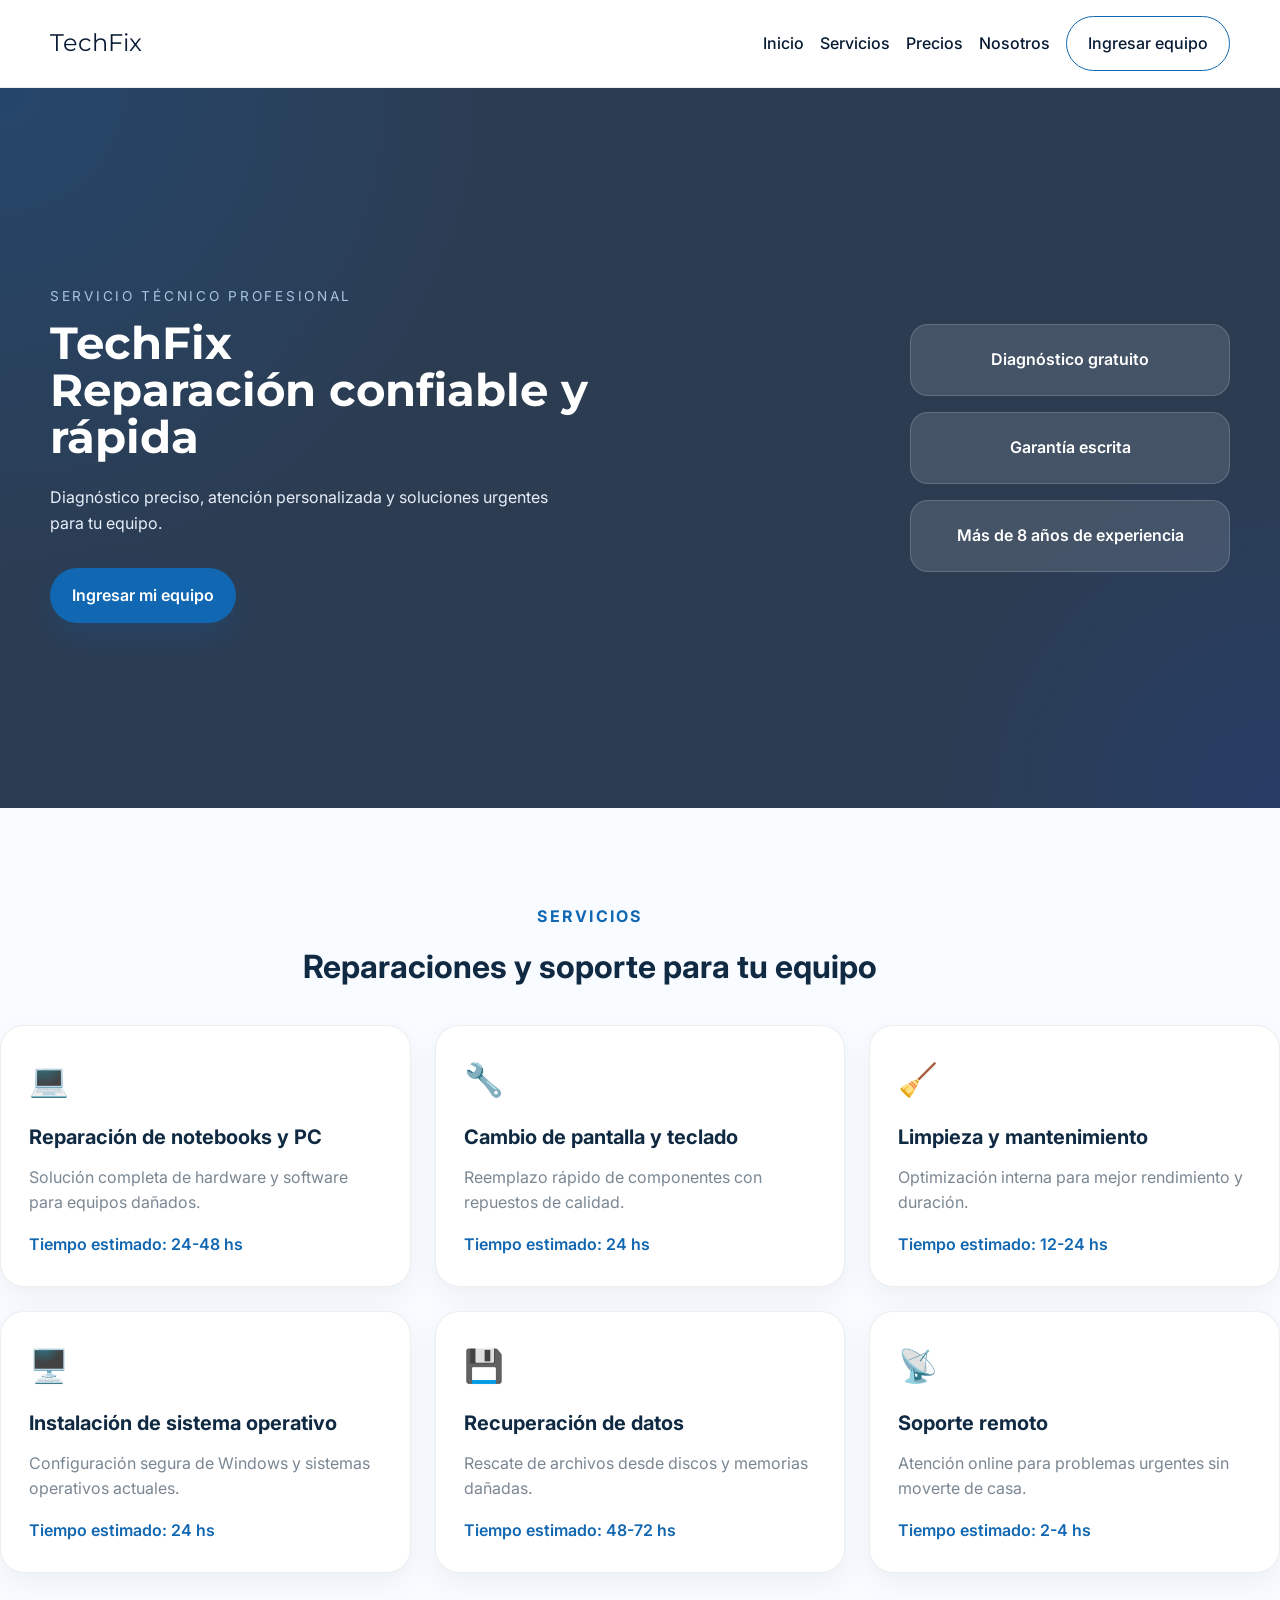
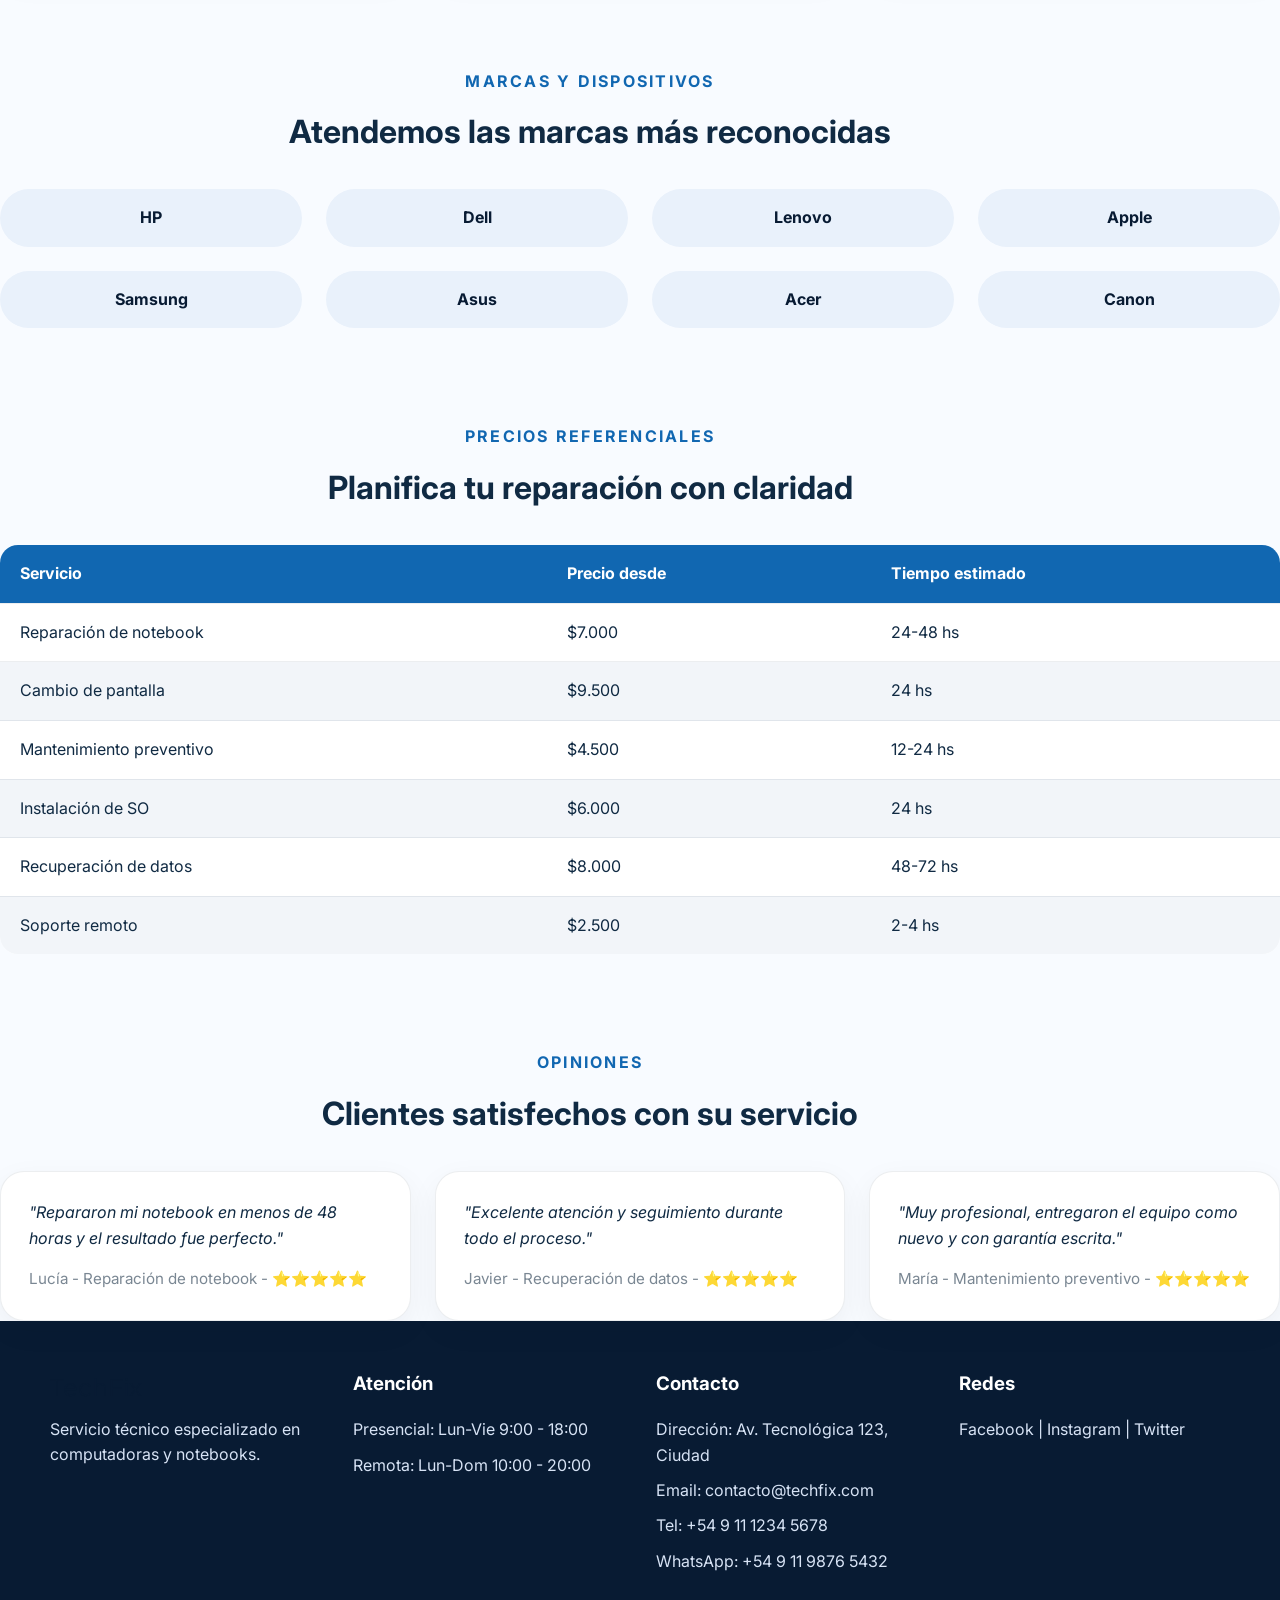
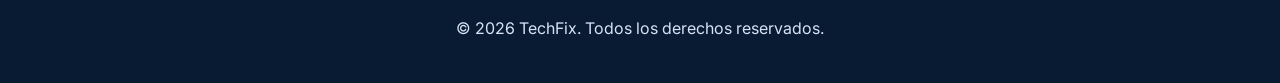
<file: index.html>
﻿<!DOCTYPE html>
<html lang="es">
<head>
  <meta charset="UTF-8">
  <meta name="viewport" content="width=device-width, initial-scale=1.0">
  <title>TechFix | Servicio Técnico</title>
  <link rel="preconnect" href="https://fonts.googleapis.com">
  <link rel="preconnect" href="https://fonts.gstatic.com" crossorigin>
  <link href="https://fonts.googleapis.com/css2?family=Inter:wght@400;500;600;700&family=Montserrat:wght@600;700&display=swap" rel="stylesheet">
  <link rel="stylesheet" href="style.css">
</head>
<body>
  <header class="site-header">
    <div class="container header-inner">
      <a href="#" class="brand">TechFix</a>
      <nav class="main-nav">
        <a href="#inicio">Inicio</a>
        <a href="#servicios">Servicios</a>
        <a href="#precios">Precios</a>
        <a href="#marcas">Nosotros</a>
        <a href="ingreso.html" class="button-outline">Ingresar equipo</a>
      </nav>
    </div>
  </header>

  <main>
    <section class="hero" id="inicio">
      <div class="hero-overlay"></div>
      <div class="container hero-content">
        <div class="hero-copy">
          <p class="eyebrow">Servicio técnico profesional</p>
          <h1>TechFix<br>Reparación confiable y rápida</h1>
          <p class="hero-text">Diagnóstico preciso, atención personalizada y soluciones urgentes para tu equipo.</p>
          <a href="ingreso.html" class="button-primary">Ingresar mi equipo</a>
        </div>
        <div class="hero-highlights">
          <div class="highlight-card">
            <span>Diagnóstico gratuito</span>
          </div>
          <div class="highlight-card">
            <span>Garantía escrita</span>
          </div>
          <div class="highlight-card">
            <span>Más de 8 años de experiencia</span>
          </div>
        </div>
      </div>
    </section>

    <section class="services" id="servicios">
      <div class="container section-header">
        <p class="section-label">Servicios</p>
        <h2>Reparaciones y soporte para tu equipo</h2>
      </div>
      <div class="services-grid">
        <article class="service-card">
          <div class="service-icon">💻</div>
          <h3>Reparación de notebooks y PC</h3>
          <p>Solución completa de hardware y software para equipos dañados.</p>
          <span>Tiempo estimado: 24-48 hs</span>
        </article>
        <article class="service-card">
          <div class="service-icon">🔧</div>
          <h3>Cambio de pantalla y teclado</h3>
          <p>Reemplazo rápido de componentes con repuestos de calidad.</p>
          <span>Tiempo estimado: 24 hs</span>
        </article>
        <article class="service-card">
          <div class="service-icon">🧹</div>
          <h3>Limpieza y mantenimiento</h3>
          <p>Optimización interna para mejor rendimiento y duración.</p>
          <span>Tiempo estimado: 12-24 hs</span>
        </article>
        <article class="service-card">
          <div class="service-icon">🖥️</div>
          <h3>Instalación de sistema operativo</h3>
          <p>Configuración segura de Windows y sistemas operativos actuales.</p>
          <span>Tiempo estimado: 24 hs</span>
        </article>
        <article class="service-card">
          <div class="service-icon">💾</div>
          <h3>Recuperación de datos</h3>
          <p>Rescate de archivos desde discos y memorias dañadas.</p>
          <span>Tiempo estimado: 48-72 hs</span>
        </article>
        <article class="service-card">
          <div class="service-icon">📡</div>
          <h3>Soporte remoto</h3>
          <p>Atención online para problemas urgentes sin moverte de casa.</p>
          <span>Tiempo estimado: 2-4 hs</span>
        </article>
      </div>
    </section>

    <section class="brands" id="marcas">
      <div class="container section-header">
        <p class="section-label">Marcas y dispositivos</p>
        <h2>Atendemos las marcas más reconocidas</h2>
      </div>
      <div class="brand-grid">
        <div class="brand-chip">HP</div>
        <div class="brand-chip">Dell</div>
        <div class="brand-chip">Lenovo</div>
        <div class="brand-chip">Apple</div>
        <div class="brand-chip">Samsung</div>
        <div class="brand-chip">Asus</div>
        <div class="brand-chip">Acer</div>
        <div class="brand-chip">Canon</div>
      </div>
    </section>

    <section class="pricing" id="precios">
      <div class="container section-header">
        <p class="section-label">Precios referenciales</p>
        <h2>Planifica tu reparación con claridad</h2>
      </div>
      <div class="table-wrapper">
        <table>
          <thead>
            <tr>
              <th>Servicio</th>
              <th>Precio desde</th>
              <th>Tiempo estimado</th>
            </tr>
          </thead>
          <tbody>
            <tr>
              <td>Reparación de notebook</td>
              <td>$7.000</td>
              <td>24-48 hs</td>
            </tr>
            <tr>
              <td>Cambio de pantalla</td>
              <td>$9.500</td>
              <td>24 hs</td>
            </tr>
            <tr>
              <td>Mantenimiento preventivo</td>
              <td>$4.500</td>
              <td>12-24 hs</td>
            </tr>
            <tr>
              <td>Instalación de SO</td>
              <td>$6.000</td>
              <td>24 hs</td>
            </tr>
            <tr>
              <td>Recuperación de datos</td>
              <td>$8.000</td>
              <td>48-72 hs</td>
            </tr>
            <tr>
              <td>Soporte remoto</td>
              <td>$2.500</td>
              <td>2-4 hs</td>
            </tr>
          </tbody>
        </table>
      </div>
    </section>

    <section class="testimonials">
      <div class="container section-header">
        <p class="section-label">Opiniones</p>
        <h2>Clientes satisfechos con su servicio</h2>
      </div>
      <div class="testimonial-grid">
        <article class="testimonial-card">
          <p class="quote">"Repararon mi notebook en menos de 48 horas y el resultado fue perfecto."</p>
          <span class="testimonial-meta">Lucía - Reparación de notebook - ⭐⭐⭐⭐⭐</span>
        </article>
        <article class="testimonial-card">
          <p class="quote">"Excelente atención y seguimiento durante todo el proceso."</p>
          <span class="testimonial-meta">Javier - Recuperación de datos - ⭐⭐⭐⭐⭐</span>
        </article>
        <article class="testimonial-card">
          <p class="quote">"Muy profesional, entregaron el equipo como nuevo y con garantía escrita."</p>
          <span class="testimonial-meta">María - Mantenimiento preventivo - ⭐⭐⭐⭐⭐</span>
        </article>
      </div>
    </section>
  </main>

  <footer class="site-footer">
    <div class="container footer-grid">
      <div>
        <a href="#" class="brand footer-brand">TechFix</a>
        <p>Servicio técnico especializado en computadoras y notebooks.</p>
      </div>
      <div>
        <h3>Atención</h3>
        <p>Presencial: Lun-Vie 9:00 - 18:00</p>
        <p>Remota: Lun-Dom 10:00 - 20:00</p>
      </div>
      <div>
        <h3>Contacto</h3>
        <p>Dirección: Av. Tecnológica 123, Ciudad</p>
        <p>Email: contacto@techfix.com</p>
        <p>Tel: +54 9 11 1234 5678</p>
        <p>WhatsApp: +54 9 11 9876 5432</p>
      </div>
      <div>
        <h3>Redes</h3>
        <p>Facebook | Instagram | Twitter</p>
      </div>
    </div>
    <div class="footer-copy">
      <p>© 2026 TechFix. Todos los derechos reservados.</p>
    </div>
  </footer>
</body>
</html>
</file>
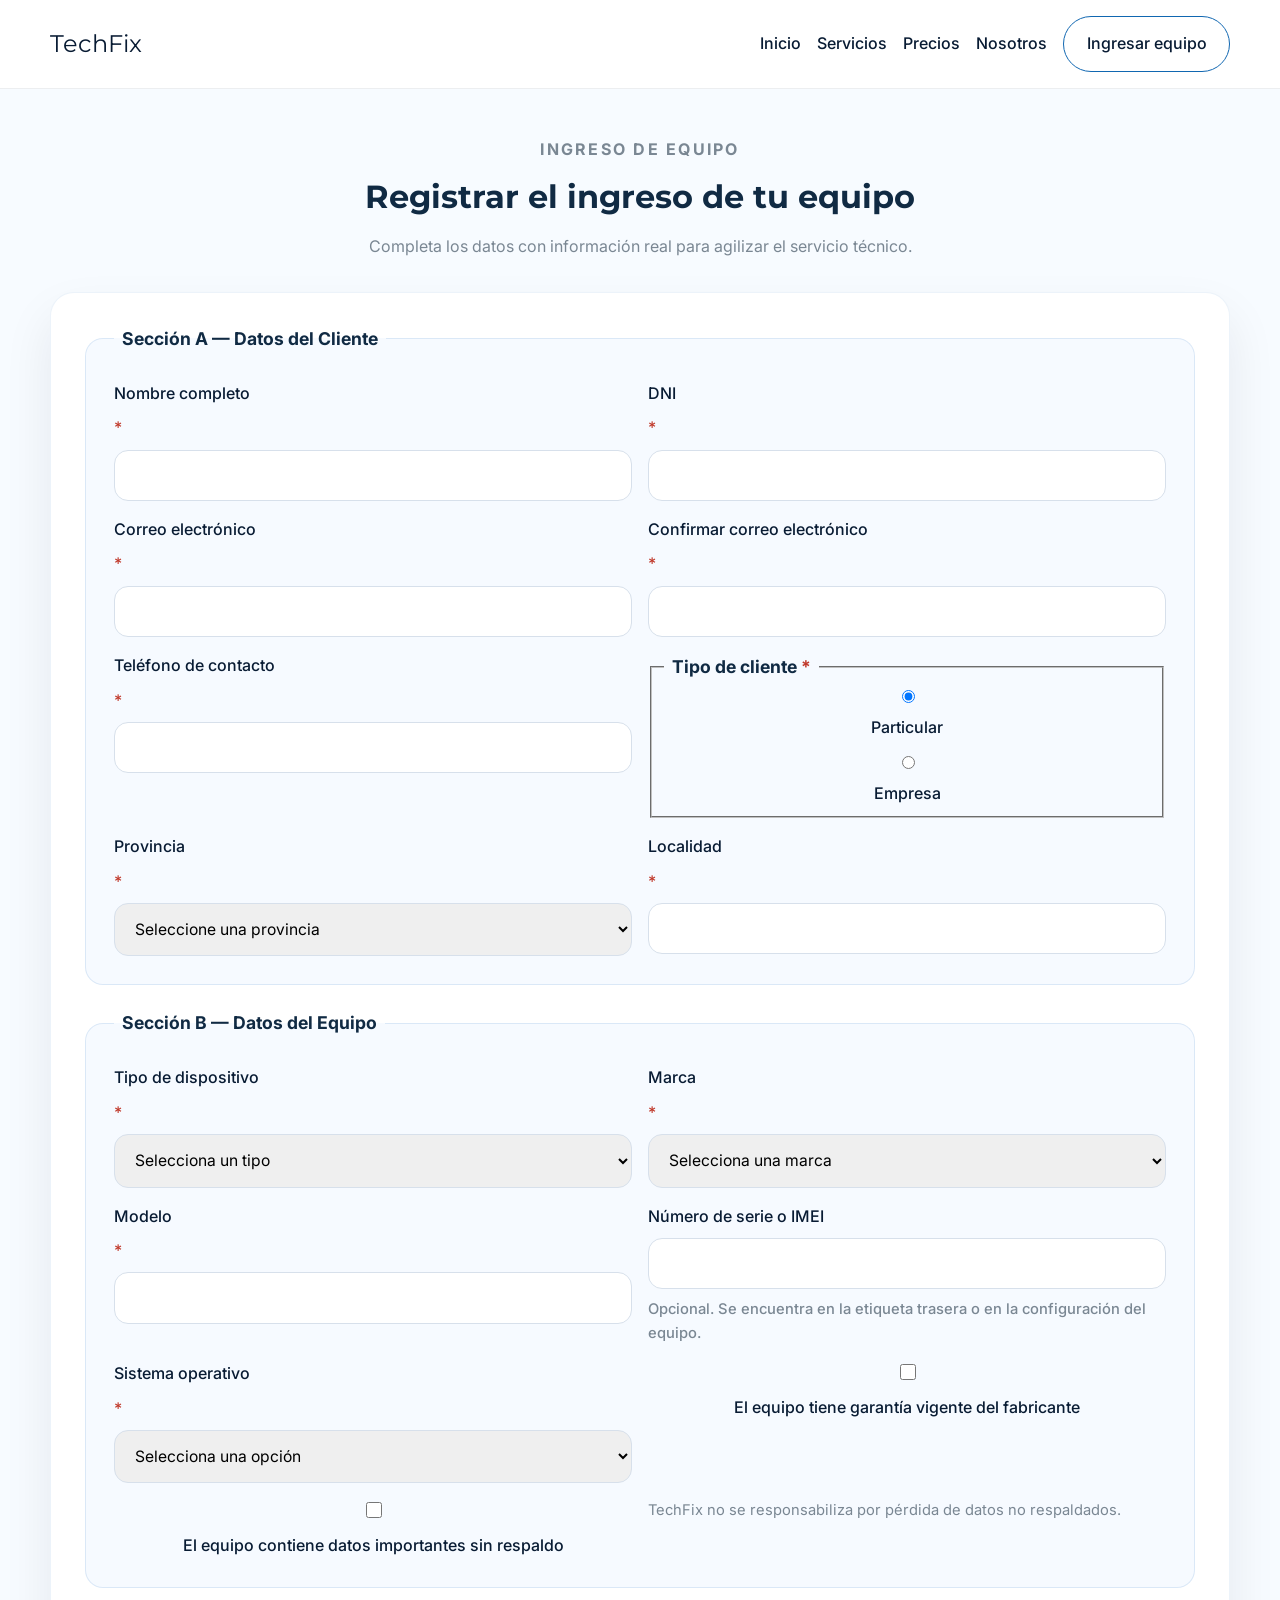
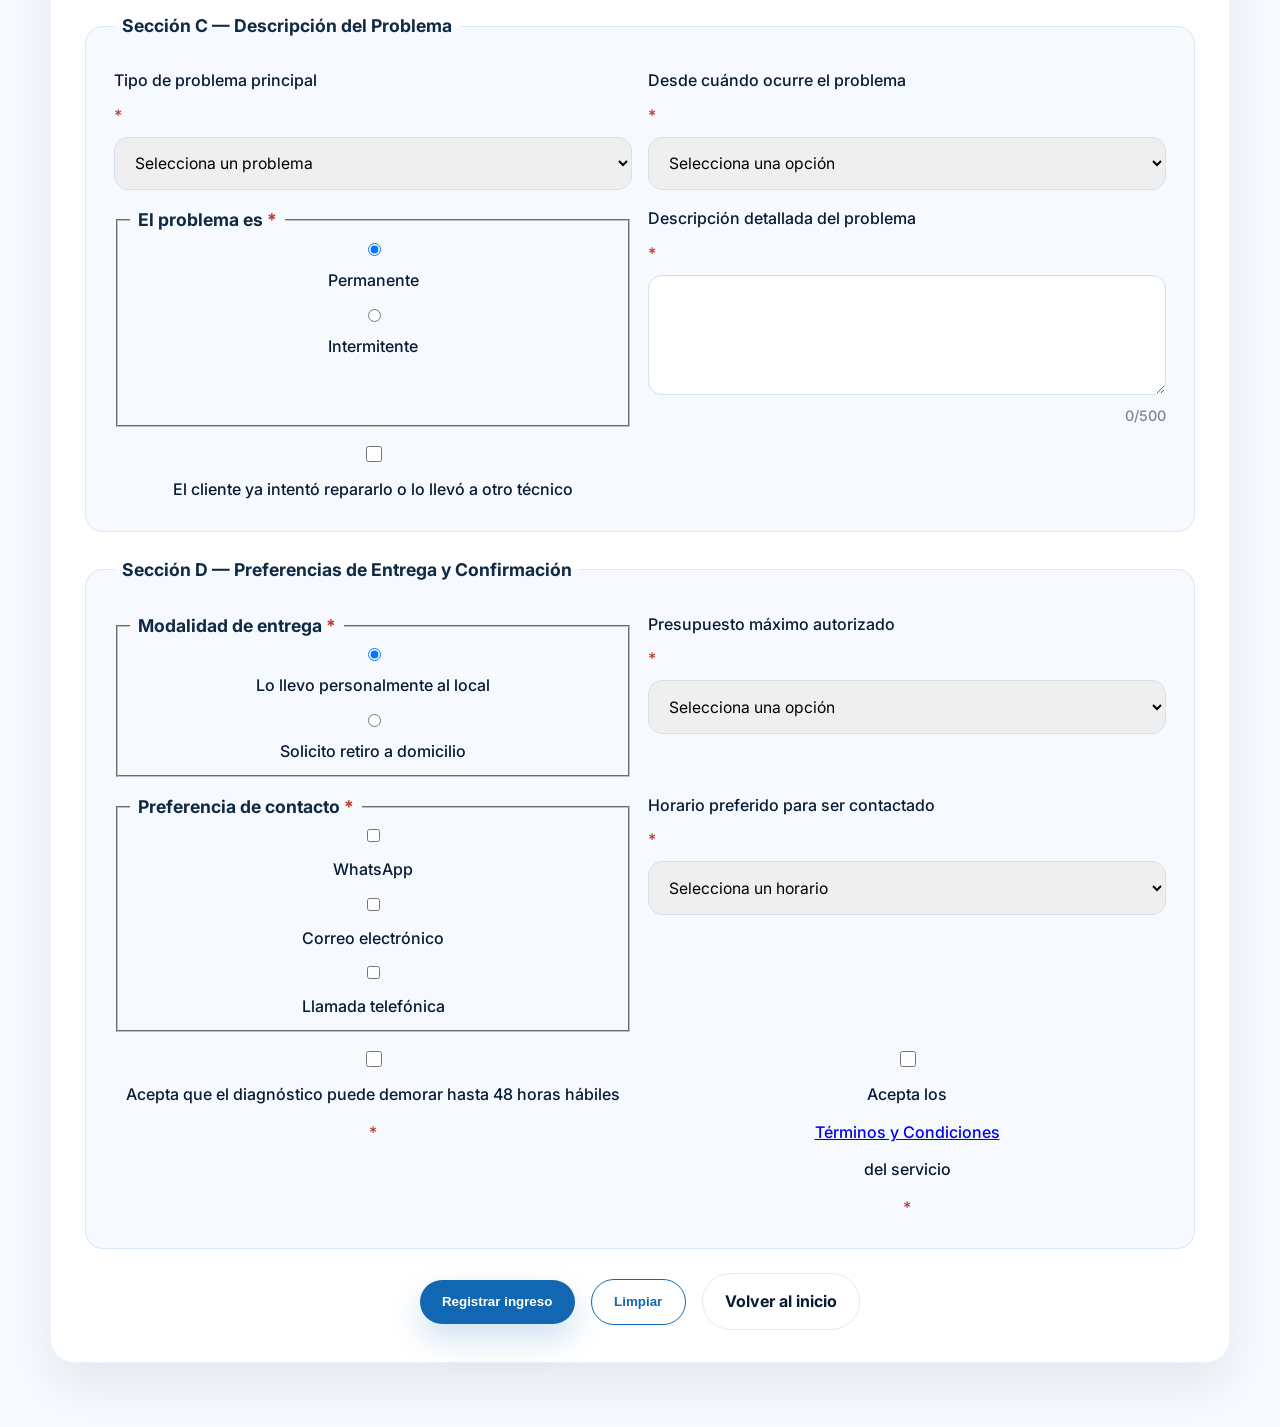
<file: ingreso.html>
<!DOCTYPE html>
<html lang="es">
<head>
  <meta charset="UTF-8">
  <meta name="viewport" content="width=device-width, initial-scale=1.0">
  <title>TechFix | Ingreso de Equipo</title>
  <link rel="preconnect" href="https://fonts.googleapis.com">
  <link rel="preconnect" href="https://fonts.gstatic.com" crossorigin>
  <link href="https://fonts.googleapis.com/css2?family=Inter:wght@400;500;600;700&family=Montserrat:wght@600;700&display=swap" rel="stylesheet">
  <link rel="stylesheet" href="style.css">
  <link rel="stylesheet" href="ingreso.css">
</head>
<body>
  <header class="site-header">
    <div class="container header-inner">
      <a href="index.html" class="brand">TechFix</a>
      <nav class="main-nav">
        <a href="index.html">Inicio</a>
        <a href="index.html#servicios">Servicios</a>
        <a href="index.html#precios">Precios</a>
        <a href="index.html#marcas">Nosotros</a>
        <a href="ingreso.html" class="button-outline">Ingresar equipo</a>
      </nav>
    </div>
  </header>

  <main>
    <section class="form-page">
      <div class="container">
        <div class="form-header">
          <p class="section-label">Ingreso de equipo</p>
          <h1>Registrar el ingreso de tu equipo</h1>
          <p>Completa los datos con información real para agilizar el servicio técnico.</p>
        </div>

        <div id="validation-summary" class="validation-summary hidden" role="status" aria-live="polite"></div>

        <form id="ingreso-form" class="card form-card" novalidate>
          <fieldset class="form-section">
            <legend>Sección A — Datos del Cliente</legend>
            <div class="form-grid">
              <label for="nombre">Nombre completo <span class="required">*</span>
                <input type="text" id="nombre" name="nombre" required>
              </label>
              <label for="dni">DNI <span class="required">*</span>
                <input type="text" id="dni" name="dni" required>
              </label>
              <label for="email">Correo electrónico <span class="required">*</span>
                <input type="email" id="email" name="email" required>
              </label>
              <label for="email-confirm">Confirmar correo electrónico <span class="required">*</span>
                <input type="email" id="email-confirm" name="email-confirm" required>
              </label>
              <label for="telefono">Teléfono de contacto <span class="required">*</span>
                <input type="tel" id="telefono" name="telefono" required>
              </label>
              <fieldset class="field-group radios">
                <legend>Tipo de cliente <span class="required">*</span></legend>
                <label for="tipo-cliente-particular"><input type="radio" id="tipo-cliente-particular" name="tipo-cliente" value="Particular" checked> Particular</label>
                <label for="tipo-cliente-empresa"><input type="radio" id="tipo-cliente-empresa" name="tipo-cliente" value="Empresa"> Empresa</label>
              </fieldset>
              <div id="empresa-fields" class="conditional-field hidden">
                <label for="empresa">Nombre de la empresa
                  <input type="text" id="empresa" name="empresa">
                </label>
                <label for="cuit">CUIT
                  <input type="text" id="cuit" name="cuit">
                </label>
              </div>
              <label for="provincia">Provincia <span class="required">*</span>
                <select id="provincia" name="provincia" required>
                  <option value="">Seleccione una provincia</option>
                  <option>Buenos Aires</option>
                  <option>Catamarca</option>
                  <option>Chaco</option>
                  <option>Chubut</option>
                  <option>Córdoba</option>
                  <option>Corrientes</option>
                  <option>Entre Ríos</option>
                  <option>Formosa</option>
                  <option>Jujuy</option>
                  <option>La Pampa</option>
                  <option>La Rioja</option>
                  <option>Mendoza</option>
                  <option>Misiones</option>
                  <option>Neuquén</option>
                  <option>Río Negro</option>
                  <option>Salta</option>
                  <option>San Juan</option>
                  <option>San Luis</option>
                  <option>Santa Cruz</option>
                  <option>Santa Fe</option>
                  <option>Santiago del Estero</option>
                  <option>Tierra del Fuego</option>
                  <option>Tucumán</option>
                </select>
              </label>
              <label for="localidad">Localidad <span class="required">*</span>
                <input type="text" id="localidad" name="localidad" required>
              </label>
            </div>
          </fieldset>

          <fieldset class="form-section">
            <legend>Sección B — Datos del Equipo</legend>
            <div class="form-grid">
              <label for="tipo-equipo">Tipo de dispositivo <span class="required">*</span>
                <select id="tipo-equipo" name="tipo-equipo" required>
                  <option value="">Selecciona un tipo</option>
                  <option>Notebook</option>
                  <option>Computador de escritorio</option>
                  <option>Impresora</option>
                  <option>Tablet</option>
                  <option>Teléfono móvil</option>
                  <option>Otro</option>
                </select>
              </label>
              <div id="otro-equipo-field" class="conditional-field hidden">
                <label for="otro-equipo">Especificar otro dispositivo
                  <input type="text" id="otro-equipo" name="otro-equipo">
                </label>
              </div>
              <label for="marca">Marca <span class="required">*</span>
                <select id="marca" name="marca" required>
                  <option value="">Selecciona una marca</option>
                  <option>HP</option>
                  <option>Dell</option>
                  <option>Lenovo</option>
                  <option>Apple</option>
                  <option>Samsung</option>
                  <option>Asus</option>
                  <option>Acer</option>
                  <option>Canon</option>
                  <option>Otra</option>
                </select>
              </label>
              <div id="otra-marca-field" class="conditional-field hidden">
                <label for="otra-marca">Especificar otra marca
                  <input type="text" id="otra-marca" name="otra-marca">
                </label>
              </div>
              <label for="modelo">Modelo <span class="required">*</span>
                <input type="text" id="modelo" name="modelo" required>
              </label>
              <label for="serie">Número de serie o IMEI
                <input type="text" id="serie" name="serie">
                <span class="field-note">Opcional. Se encuentra en la etiqueta trasera o en la configuración del equipo.</span>
              </label>
              <label for="sistema-operativo">Sistema operativo <span class="required">*</span>
                <select id="sistema-operativo" name="sistema-operativo" required>
                  <option value="">Selecciona una opción</option>
                  <option>Windows 10</option>
                  <option>Windows 11</option>
                  <option>macOS</option>
                  <option>Linux</option>
                  <option>Android</option>
                  <option>iOS</option>
                  <option>No aplica / No sabe</option>
                </select>
              </label>
              <label class="checkbox-field">
                <input type="checkbox" id="garantia" name="garantia">
                El equipo tiene garantía vigente del fabricante
              </label>
              <div id="garantia-field" class="conditional-field hidden">
                <label for="orden-compra">Número de orden de compra o fecha de compra
                  <input type="text" id="orden-compra" name="orden-compra">
                </label>
              </div>
              <label class="checkbox-field">
                <input type="checkbox" id="datos-importantes" name="datos-importantes">
                El equipo contiene datos importantes sin respaldo
              </label>
              <p class="warning-note">TechFix no se responsabiliza por pérdida de datos no respaldados.</p>
            </div>
          </fieldset>

          <fieldset class="form-section">
            <legend>Sección C — Descripción del Problema</legend>
            <div class="form-grid">
              <label for="tipo-problema">Tipo de problema principal <span class="required">*</span>
                <select id="tipo-problema" name="tipo-problema" required>
                  <option value="">Selecciona un problema</option>
                  <option>No enciende</option>
                  <option>Pantalla dañada</option>
                  <option>Lentitud o rendimiento</option>
                  <option>Virus o malware</option>
                  <option>Problema de red o conectividad</option>
                  <option>Daño por líquido</option>
                  <option>Sonido</option>
                  <option>Otro</option>
                </select>
              </label>
              <label for="desde-cuando">Desde cuándo ocurre el problema <span class="required">*</span>
                <select id="desde-cuando" name="desde-cuando" required>
                  <option value="">Selecciona una opción</option>
                  <option>Hoy</option>
                  <option>Hace algunos días</option>
                  <option>Hace semanas</option>
                  <option>Hace meses</option>
                </select>
              </label>
              <fieldset class="field-group radios">
                <legend>El problema es <span class="required">*</span></legend>
                <label for="problema-permanente"><input type="radio" id="problema-permanente" name="problema-tipo" value="Permanente" checked> Permanente</label>
                <label for="problema-intermitente"><input type="radio" id="problema-intermitente" name="problema-tipo" value="Intermitente"> Intermitente</label>
              </fieldset>
              <label for="descripcion-problema">Descripción detallada del problema <span class="required">*</span>
                <textarea id="descripcion-problema" name="descripcion-problema" minlength="20" maxlength="500" required></textarea>
                <span class="char-counter"><span id="contador-problema">0</span>/500</span>
              </label>
              <label class="checkbox-field">
                <input type="checkbox" id="intento-reparar" name="intento-reparar">
                El cliente ya intentó repararlo o lo llevó a otro técnico
              </label>
              <div id="descripcion-anterior-field" class="conditional-field hidden">
                <label for="descripcion-anterior">Describe qué se hizo anteriormente (opcional)
                  <textarea id="descripcion-anterior" name="descripcion-anterior" maxlength="300"></textarea>
                  <span class="char-counter"><span id="contador-anterior">0</span>/300</span>
                </label>
              </div>
            </div>
          </fieldset>

          <fieldset class="form-section">
            <legend>Sección D — Preferencias de Entrega y Confirmación</legend>
            <div class="form-grid">
              <fieldset class="field-group radios">
                <legend>Modalidad de entrega <span class="required">*</span></legend>
                <label for="entrega-local"><input type="radio" id="entrega-local" name="entrega" value="Local" checked> Lo llevo personalmente al local</label>
                <label for="entrega-domicilio"><input type="radio" id="entrega-domicilio" name="entrega" value="Domicilio"> Solicito retiro a domicilio</label>
              </fieldset>
              <div id="direccion-domicilio-field" class="conditional-field hidden">
                <label for="direccion-domicilio">Dirección completa para retiro
                  <input type="text" id="direccion-domicilio" name="direccion-domicilio">
                </label>
              </div>
              <label for="presupuesto">Presupuesto máximo autorizado <span class="required">*</span>
                <select id="presupuesto" name="presupuesto" required>
                  <option value="">Selecciona una opción</option>
                  <option>Hasta $5.000</option>
                  <option>Hasta $15.000</option>
                  <option>Hasta $30.000</option>
                  <option>Sin límite</option>
                  <option>Necesito consultar antes de aprobar cualquier gasto</option>
                </select>
              </label>
              <fieldset class="field-group checkboxes">
                <legend>Preferencia de contacto <span class="required">*</span></legend>
                <label for="contacto-whatsapp"><input type="checkbox" id="contacto-whatsapp" name="contacto" value="WhatsApp"> WhatsApp</label>
                <label for="contacto-email"><input type="checkbox" id="contacto-email" name="contacto" value="Correo electronico"> Correo electrónico</label>
                <label for="contacto-llamada"><input type="checkbox" id="contacto-llamada" name="contacto" value="Llamada telefonica"> Llamada telefónica</label>
              </fieldset>
              <label for="horario">Horario preferido para ser contactado <span class="required">*</span>
                <select id="horario" name="horario" required>
                  <option value="">Selecciona un horario</option>
                  <option>Mañana 9 a 12</option>
                  <option>Tarde 12 a 17</option>
                  <option>Tarde-noche 17 a 20</option>
                  <option>Indistinto</option>
                </select>
              </label>
              <label class="checkbox-field">
                <input type="checkbox" id="acepta-diagnostico" name="acepta-diagnostico" required>
                Acepta que el diagnóstico puede demorar hasta 48 horas hábiles <span class="required">*</span>
              </label>
              <label class="checkbox-field">
                <input type="checkbox" id="acepta-terminos" name="acepta-terminos" required>
                Acepta los <a href="#" class="link">Términos y Condiciones</a> del servicio <span class="required">*</span>
              </label>
            </div>
          </fieldset>

            <div class="form-actions">
            <button type="submit" class="button-primary">Registrar ingreso</button>
            <button type="reset" class="button-outline">Limpiar</button>
            <a href="index.html" class="button-link">Volver al inicio</a>
          </div>
        </form>

        <section id="confirmation-section" class="confirmation-card hidden" aria-live="polite">
          <h2>Ingreso confirmado</h2>
          <p id="confirmation-message">Tu ingreso fue registrado correctamente.</p>
          <ul class="confirmation-list">
            <li><strong>Cliente:</strong> <span id="confirm-nombre"></span></li>
            <li><strong>Tipo de dispositivo:</strong> <span id="confirm-dispositivo"></span></li>
            <li><strong>Marca:</strong> <span id="confirm-marca"></span></li>
            <li><strong>Modelo:</strong> <span id="confirm-modelo"></span></li>
            <li><strong>Modalidad de entrega:</strong> <span id="confirm-entrega"></span></li>
            <li><strong>Número de orden:</strong> <span id="confirm-orden"></span></li>
          </ul>
          <p class="confirmation-note">En hasta 48 horas hábiles el equipo será diagnosticado.</p>
          <div class="form-actions">
            <a href="index.html" class="button-link">Volver al inicio</a>
            <button type="button" id="reset-form" class="button-outline">Ingresar otro equipo</button>
          </div>
        </section>
      </div>
    </section>
  </main>

  <script src="validaciones.js"></script>
</body>
</html>
</file>
<file: style.css>
﻿:root {
  --dark-blue: #081b33;
  --medium-blue: #1167b1;
  --soft-blue: #1d4e89;
  --light-gray: #f2f5f9;
  --muted-gray: #7a8793;
  --white: #ffffff;
  --surface: #e9f1fb;
  --shadow: rgba(4, 17, 41, 0.12);
}

* {
  box-sizing: border-box;
}

body {
  margin: 0;
  font-family: 'Inter', sans-serif;
  color: #102a43;
  background: #f8fbff;
  line-height: 1.6;
}

img {
  max-width: 100%;
  display: block;
}

.container {
  width: min(1180px, 100% - 2rem);
  margin: 0 auto;
}

.site-header {
  position: sticky;
  top: 0;
  background: rgba(255, 255, 255, 0.95);
  backdrop-filter: blur(10px);
  border-bottom: 1px solid rgba(16, 42, 67, 0.08);
  z-index: 10;
}

.header-inner {
  display: flex;
  align-items: center;
  justify-content: space-between;
  gap: 1rem;
  padding: 1rem 0;
}

.brand,
.footer-brand {
  font-family: 'Montserrat', sans-serif;
  font-size: 1.5rem;
  color: var(--dark-blue);
  text-decoration: none;
}

.main-nav {
  display: flex;
  align-items: center;
  gap: 1rem;
  flex-wrap: wrap;
}

.main-nav a {
  color: var(--dark-blue);
  text-decoration: none;
  font-weight: 500;
}

.button-outline,
.button-primary {
  display: inline-flex;
  align-items: center;
  justify-content: center;
  padding: 0.85rem 1.3rem;
  border-radius: 999px;
  border: 1px solid transparent;
  text-decoration: none;
  font-weight: 600;
}

.button-outline {
  border-color: var(--medium-blue);
  color: var(--medium-blue);
}

.hero {
  position: relative;
  min-height: 80vh;
  display: flex;
  align-items: center;
  color: var(--white);
  background: linear-gradient(180deg, rgba(8, 27, 51, 0.85), rgba(8, 27, 51, 0.85)), url('https://images.unsplash.com/photo-1518770660439-4636190af475?auto=format&fit=crop&w=1300&q=80') center/cover no-repeat;
}

.hero-overlay {
  position: absolute;
  inset: 0;
  background: radial-gradient(circle at top left, rgba(17, 99, 184, 0.25), transparent 35%), radial-gradient(circle at bottom right, rgba(31, 64, 142, 0.35), transparent 25%);
}

.hero-content {
  position: relative;
  display: grid;
  grid-template-columns: 1fr 320px;
  gap: 2rem;
  align-items: center;
  padding: 6rem 0;
}

.hero-copy {
  max-width: 540px;
}

.eyebrow {
  text-transform: uppercase;
  letter-spacing: 0.2em;
  color: #a9c4e3;
  margin-bottom: 0.75rem;
  font-size: 0.85rem;
}

.hero h1 {
  font-family: 'Montserrat', sans-serif;
  font-size: clamp(2.75rem, 3.5vw, 4.5rem);
  margin: 0;
  line-height: 1.05;
}

.hero-text {
  margin: 1.5rem 0 2rem;
  max-width: 520px;
  color: #e7eef9;
}

.button-primary {
  background: var(--medium-blue);
  color: var(--white);
  box-shadow: 0 14px 32px rgba(17, 99, 184, 0.2);
}

.hero-highlights {
  display: grid;
  gap: 1rem;
}

.highlight-card {
  background: rgba(255, 255, 255, 0.12);
  border: 1px solid rgba(255, 255, 255, 0.16);
  padding: 1rem;
  border-radius: 18px;
  color: var(--white);
  font-weight: 600;
  min-height: 72px;
  display: flex;
  align-items: center;
  justify-content: center;
}

.section-header {
  text-align: center;
  margin: 5rem 0 2rem;
}

.section-label {
  display: inline-block;
  color: var(--medium-blue);
  font-weight: 700;
  letter-spacing: 0.14em;
  text-transform: uppercase;
  margin-bottom: 0.75rem;
}

.section-header h2 {
  margin: 0;
  font-size: clamp(2rem, 2.5vw, 2.75rem);
}

.services-grid,
.brand-grid,
.testimonial-grid {
  display: grid;
  gap: 1.5rem;
}

.services-grid {
  grid-template-columns: repeat(3, minmax(0, 1fr));
}

.service-card,
.testimonial-card {
  background: var(--white);
  border-radius: 24px;
  padding: 1.75rem;
  border: 1px solid rgba(16, 42, 67, 0.08);
  box-shadow: 0 10px 30px rgba(4, 17, 41, 0.05);
  transition: transform 0.25s ease, box-shadow 0.25s ease;
}

.service-card:hover,
.testimonial-card:hover {
  transform: translateY(-6px);
  box-shadow: 0 18px 40px rgba(4, 17, 41, 0.12);
}

.service-icon {
  font-size: 2rem;
  margin-bottom: 1rem;
}

.service-card h3 {
  margin-top: 0;
  margin-bottom: 0.75rem;
  font-size: 1.25rem;
}

.service-card p {
  margin: 0 0 1rem;
  color: var(--muted-gray);
}

.service-card span {
  color: var(--medium-blue);
  font-weight: 600;
}

.brand-grid {
  grid-template-columns: repeat(4, minmax(0, 1fr));
  align-items: center;
}

.brand-chip {
  background: var(--surface);
  color: var(--dark-blue);
  border-radius: 999px;
  padding: 1rem 1.25rem;
  text-align: center;
  font-weight: 700;
}

.table-wrapper {
  overflow-x: auto;
}

table {
  width: 100%;
  border-collapse: collapse;
  background: var(--white);
  border-radius: 18px;
  overflow: hidden;
}

thead {
  background: var(--medium-blue);
  color: var(--white);
}

th,
td {
  padding: 1rem 1.25rem;
  text-align: left;
  border-bottom: 1px solid rgba(16, 42, 67, 0.08);
}

tbody tr:nth-child(even) {
  background: var(--light-gray);
}

tbody tr:last-child td {
  border-bottom: none;
}

.testimonial-grid {
  grid-template-columns: repeat(3, minmax(0, 1fr));
}

.quote {
  margin: 0 0 1rem;
  font-style: italic;
}

.testimonial-meta {
  display: block;
  color: var(--muted-gray);
  font-size: 0.95rem;
}

.site-footer {
  background: var(--dark-blue);
  color: var(--white);
  padding: 3rem 0 2rem;
}

.footer-grid {
  display: grid;
  grid-template-columns: repeat(4, minmax(0, 1fr));
  gap: 2rem;
}

.site-footer h3 {
  margin-top: 0;
}

.site-footer p {
  margin: 0.6rem 0;
  color: #d7e3f5;
}

.footer-copy {
  text-align: center;
  margin-top: 2rem;
  color: #9fb9da;
}

@media (max-width: 980px) {
  .hero-content {
    grid-template-columns: 1fr;
    padding-top: 4rem;
    padding-bottom: 4rem;
  }

  .services-grid,
  .testimonial-grid,
  .brand-grid,
  .footer-grid {
    grid-template-columns: repeat(2, minmax(0, 1fr));
  }
}

@media (max-width: 720px) {
  .header-inner,
  .hero-content,
  .footer-grid {
    display: block;
  }

  .main-nav {
    gap: 0.75rem;
  }

  .section-header {
    text-align: left;
  }

  .services-grid,
  .testimonial-grid,
  .brand-grid {
    grid-template-columns: 1fr;
  }

  .hero {
    min-height: 65vh;
  }

  th,
  td {
    padding: 0.9rem 0.85rem;
  }
}
</file>
<file: ingreso.css>
:root {
  --dark-blue: #081b33;
  --medium-blue: #1167b1;
  --soft-blue: #1d4e89;
  --light-gray: #f2f5f9;
  --muted-gray: #7a8793;
  --white: #ffffff;
  --surface: #eef4fb;
  --shadow: rgba(4, 17, 41, 0.08);
  --success: #1c7c54;
  --danger: #c0392b;
}

body {
  background: #f7fbff;
}

.form-page {
  padding: 3rem 0 4rem;
}

.form-header {
  text-align: center;
  margin-bottom: 2rem;
}

.form-header h1 {
  font-family: 'Montserrat', sans-serif;
  font-size: clamp(2rem, 2.5vw, 2.5rem);
  margin: 0.5rem 0 0.75rem;
}

.form-header p {
  color: var(--muted-gray);
  max-width: 640px;
  margin: 0 auto;
}

.form-card {
  background: var(--white);
  border-radius: 24px;
  padding: 2rem;
  box-shadow: 0 24px 50px rgba(4, 17, 41, 0.08);
  border: 1px solid rgba(17, 99, 184, 0.08);
}

.form-section {
  border: 1px solid rgba(17, 99, 184, 0.12);
  border-radius: 18px;
  padding: 1.75rem;
  margin-bottom: 1.5rem;
  background: #f6faff;
}

.form-section legend {
  font-size: 1.1rem;
  font-weight: 700;
  padding: 0 0.5rem;
}

.form-grid {
  display: grid;
  gap: 1rem;
  grid-template-columns: repeat(2, minmax(0, 1fr));
}

label {
  display: flex;
  flex-direction: column;
  gap: 0.55rem;
  font-weight: 500;
  color: var(--dark-blue);
}

input[type="text"],
input[type="email"],
input[type="tel"],
select,
textarea {
  width: 100%;
  border: 1px solid #d7e0eb;
  border-radius: 14px;
  padding: 0.95rem 1rem;
  font-family: inherit;
  font-size: 0.98rem;
  transition: border-color 0.25s ease, box-shadow 0.25s ease;
}

input[type="text"]:focus,
input[type="email"]:focus,
input[type="tel"]:focus,
select:focus,
textarea:focus {
  outline: none;
  border-color: var(--medium-blue);
  box-shadow: 0 0 0 4px rgba(17, 99, 184, 0.12);
}

textarea {
  min-height: 120px;
  resize: vertical;
}

.field-group {
  display: flex;
  flex-direction: column;
  gap: 0.75rem;
}

.field-group.radios,
.field-group.checkboxes {
  gap: 0.75rem;
}

.field-group label,
.checkbox-field {
  display: flex;
  align-items: center;
  gap: 0.75rem;
  font-weight: 500;
}

.checkbox-field input {
  width: 1rem;
  height: 1rem;
}

.field-label {
  font-weight: 700;
}

.required {
  color: var(--danger);
}

.hidden {
  display: none;
}

.field-note,
.warning-note {
  color: var(--muted-gray);
  font-size: 0.92rem;
}

.warning-note {
  margin: 0;
}

.char-counter {
  font-size: 0.9rem;
  color: var(--muted-gray);
  text-align: right;
}

.form-actions {
  display: flex;
  flex-wrap: wrap;
  align-items: center;
  gap: 1rem;
  justify-content: center;
  margin-top: 1.5rem;
}

.button-link,
.button-outline,
.button-primary {
  text-decoration: none;
  border-radius: 999px;
  padding: 0.9rem 1.4rem;
  font-weight: 700;
}

.button-primary {
  background: var(--medium-blue);
  color: var(--white);
  border: none;
}

.button-outline {
  border: 1px solid var(--medium-blue);
  color: var(--medium-blue);
  background: transparent;
}

.button-link {
  color: var(--dark-blue);
  background: transparent;
  border: 1px solid rgba(16, 42, 67, 0.1);
}

.campo-error {
  border-color: var(--danger) !important;
}

.campo-ok {
  border-color: var(--success) !important;
}

@media (max-width: 900px) {
  .form-grid {
    grid-template-columns: 1fr;
  }
}

@media (max-width: 640px) {
  .form-card {
    padding: 1.5rem;
  }

  .form-actions {
    flex-direction: column;
  }
}

.validation-summary {
  border: 1px solid #f5b7b1;
  background: #fdecea;
  color: #7b241c;
  border-radius: 18px;
  padding: 1rem 1.25rem;
  margin-bottom: 1.5rem;
}

.confirmation-card {
  background: #eff8ff;
  border: 1px solid rgba(17, 99, 184, 0.16);
  border-radius: 24px;
  padding: 2rem;
  margin-top: 2rem;
}

.confirmation-list {
  list-style: none;
  padding: 0;
  margin: 1rem 0;
}

.confirmation-list li {
  margin-bottom: 0.9rem;
}

.confirmation-note {
  color: var(--dark-blue);
  font-weight: 600;
}

.error-message {
  color: var(--danger);
  font-size: 0.94rem;
  margin-top: 0.4rem;
}
</file>
